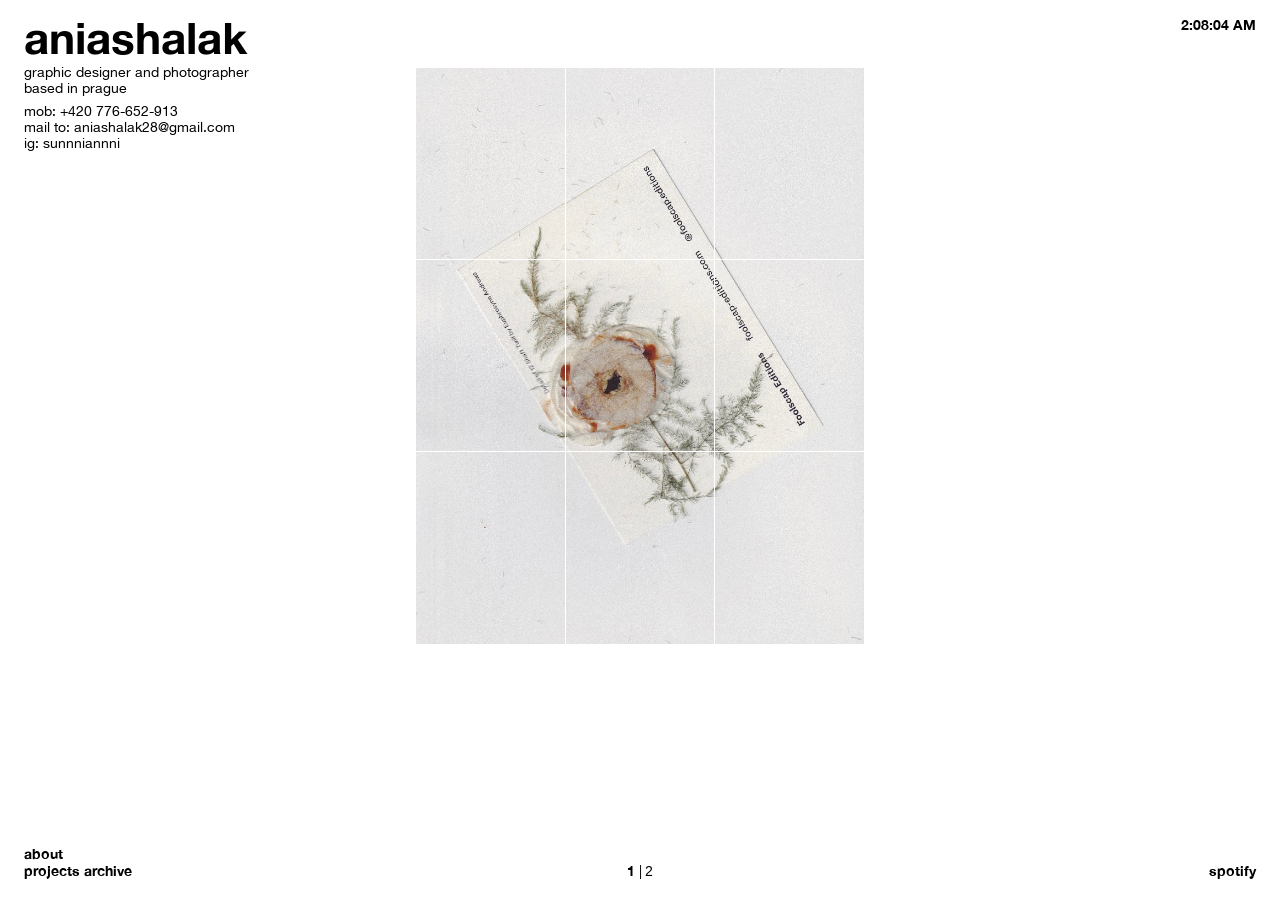
<file: index.html>
<!DOCTYPE html>
<html lang="en">
    <head>
        <meta charset="utf-8" />
        <meta name="viewport" content="width=device-width, initial-scale=1" />
        <title>aniashalak</title>
        <link rel="stylesheet" href="css/style.css?v=1">
    </head>

    <body>
        <header id="header">
            <div class="container">
                <div class="row">
                    <div class="col-3-4">
                        <h1>
                            aniashalak
                        </h1>
                    </div>
                    <div class="col-1-4 ta-r">
                        <div id="clock"></div>
                    </div>
                </div>
            </div>
        </header>

        <main class="homepage">
            <div class="container">
                <div class="row">
                    <div class="col-md-1-3">
                        <h2>
                            graphic designer and photographer<br>
                            based in prague
                        </h2>

                        <div class="contacts">
                            mob: <a href="tel:+420776652913">+420 776-652-913</a><br>
                            mail to: <span class="cryptedmail" data-name="aniashalak28" data-domain="gmail" data-tld="com"></span><br>
                            ig: <a href="https://www.instagram.com/sunnniannni/" target=_blank>sunnniannni</a>
                        </div>
                    </div>

                    <div class="col-md-1-3">
                        <div class="grid-container page-1 active" data-page="1">
                            
                            <a href="/design/01.html" class="frame">
                                <img src="img/flower1.jpg" alt="Image 1">
                                <span class="frame-text">
                                    №1 vinca minor<br>
                                    2023
                                </span>
                            </a>

                            <a href="/design/02.html" class="frame">
                                <img src="img/flower2.jpg" alt="Image 1">
                                <span class="frame-text">
                                    №2 visual jorney<br>
                                    2023
                                </span>
                            </a>

                            <a href="/design/03.html" class="frame">
                                <img src="img/flower3.jpg" alt="Image 1">
                                <span class="frame-text">
                                    №3 behind memories<br>
                                    2023
                                </span>
                            </a>

                            <a href="/design/04.html" class="frame">
                                <img src="img/flower4.jpg" alt="Image 1">
                                <span class="frame-text">
                                    №4 meeting the moon<br>
                                    2023
                                </span>
                            </a>

                            <a href="/design/05.html" class="frame">
                                <img src="img/flower5.jpg" alt="Image 1">
                                <span class="frame-text">
                                    №5 don't blink<br>
                                    2023
                                </span>
                            </a>

                            <a href="/design/06.html" class="frame">
                                <img src="img/flower6.jpg" alt="Image 1">
                                <span class="frame-text">
                                    №6 bridge<br>
                                    2023
                                </span>
                            </a>

                            <a href="/design/07.html" class="frame">
                                <img src="img/flower7.jpg" alt="Image 1">
                                <span class="frame-text">
                                    №7 identity of nothing<br>
                                    2023
                                </span>
                            </a>

                            <a href="/design/08.html" class="frame">
                                <img src="img/flower8.jpg" alt="Image 1">
                                <span class="frame-text">
                                    №8 bum<br>
                                    2023
                                </span>
                            </a>

                            <a href="/design/09.html" class="frame">
                                <img src="img/flower9.jpg" alt="Image 1">
                                <span class="frame-text">
                                    №9 exit<br>
                                    2023
                                </span>
                            </a>
                        </div>

                        <div class="grid-container page-2" data-page="2">

                            <a href="/photos/01.html" class="frame">
                                <img src="img/v1.jpg" alt="Image 1">
                                <span class="frame-text">
                                    №1 test<br>
                                    2023
                                </span>
                            </a>

                            <a href="/photos/02.html" class="frame">
                                <img src="img/v2.jpg" alt="Image 1">
                                <span class="frame-text">
                                    №2 test<br>
                                    2023
                                </span>
                            </a>

                            <a href="/photos/03.html" class="frame">
                                <img src="img/v3.jpg" alt="Image 1">
                                <span class="frame-text">
                                    №3 test<br>
                                    2023
                                </span>
                            </a>

                            <a href="/photos/04.html" class="frame">
                                <img src="img/v4.jpg" alt="Image 1">
                                <span class="frame-text">
                                    №4 test<br>
                                    2023
                                </span>
                            </a>

                            <a href="/photos/05.html" class="frame">
                                <img src="img/v5.jpg" alt="Image 1">
                                <span class="frame-text">
                                    №5 test<br>
                                    2023
                                </span>
                            </a>

                            <a href="/photos/06.html" class="frame">
                                <img src="img/v6.jpg" alt="Image 1">
                                <span class="frame-text">
                                    №6 test<br>
                                    2023
                                </span>
                            </a>

                            <a href="/photos/07.html" class="frame">
                                <img src="img/v7.jpg" alt="Image 1">
                                <span class="frame-text">
                                    №7 test<br>
                                    2023
                                </span>
                            </a>

                            <a href="/photos/08.html" class="frame">
                                <img src="img/v8.jpg" alt="Image 1">
                                <span class="frame-text">
                                    №8 test<br>
                                    2023
                                </span>
                            </a>

                            <a href="/photos/09.html" class="frame">
                                <img src="img/v9.jpg" alt="Image 1">
                                <span class="frame-text">
                                    №9 test<br>
                                    2023
                                </span>
                            </a>

                        </div>
                    </div>

                    <div class="col-md-1-3">
                        <div class="right-side active" data-page="1">
                            <div class="about" data-type="about">
                                <p>
                                    Ania Shalak is a Prague-based graphic designer exploring the intersection of visual communication, art, photography, and floral design.
                                    <br><br>
                                </p>

                                <p>
                                    2024–2026 | Master<br>
                                    <em>Studio of Visual Communication Design</em>,<br>
                                    Faculty of Fine Arts, UMPRUM<br>
                                    Prague, CZ
                                </p>

                                <p>
                                    2020–2024 | Bachelor<br>
                                    <em>Studio of Graphic design 2</em><br>
                                    Faculty of Fine Arts, BUT<br>
                                    Brno, CZ
                                </p>

                                <p>
                                    2022–2023 | Study abroad<br>
                                    <em>Studio of Visual Communication Design</em>><br>
                                    Faculty of Arts and Design, HfG Karlsruhe<br>
                                    Karlsruhe, DE
                                </p>
                            </div>

                            <div class="archive" data-type="archive">
                                <a href='/design/01.html'>01 vinca minor</a>
                                <a href='/design/02.html'>02 visual jorney</a>
                                <a href='/design/03.html'>03 behind memories</a>
                                <a href='/design/04.html'>04 meeting the moon</a>
                                <a href='/design/05.html'>05 don't blink</a>
                                <a href='/design/06.html'>06 bridge</a>
                                <a href='/design/07.html'>07 identity of nothing</a>
                                <a href='/design/08.html'>08 bum</a>
                                <a href='/design/09.html'>09 exit</a>
                            </div>
                        </div>

                        <div class="right-side" data-page="2">
                            <div class="about" data-type="about">
                                <p>
                                    Her projects have been featured in international exhibitions, including:
                                    <br><br>
                                </p>

                                <p>
                                    2023<br>
                                    <em><a href="https://www.instagram.com/p/CreFnq3Oiq3/" target="_blank">Non-Human</a></em><br>
                                    Interspecies Library<br>
                                    New York, USA
                                </p>

                                <p>
                                    2023<br>
                                    <em><a href="https://www.instagram.com/p/CohzGd6gvwn/?img_index=1" target="_blank">Mining Photography</a></em><br>
                                    Staatliche Hochschule für Gestaltung Karlsruhe<br>
                                    Karlsruhe, Germany
                                </p>
                            </div>

                            <div class="archive" data-type="archive">
                                <a href='/photos/01.html'>01 test</a>
                                <a href='/photos/02.html'>02 test</a>
                                <a href='/photos/03.html'>03 test</a>
                                <a href='/photos/04.html'>04 test</a>
                                <a href='/photos/05.html'>05 test</a>
                                <a href='/photos/06.html'>06 test</a>
                                <a href='/photos/07.html'>07 test</a>
                                <a href='/photos/08.html'>08 test</a>
                                <a href='/photos/09.html'>09 test</a>
                            </div>
                        </div>

                    </div>
                </div>
            </div>
        </main>

        <footer id="footer">
            <div class="container">
                <div class="row">
                    <div class="col-1-1 order-md-2 col-md-1-3 ta-c">
                        <div class="pagination">
                            <button onclick="changePage(this, 1);" class="active">1</button> | <button onclick="changePage(this, 2);">2</button>
                        </div>
                    </div>

                    <div class="col-1-2 order-md-1 col-md-1-3">
                        <nav class="nav">
                            <button data-type="about" id="about-link">about</button>
                            <button data-type="archive" id="archive-link">projects archive</button>
                        </nav>
                    </div>

                    <div class="col-1-2 order-md-3 col-md-1-3 ta-r">
                        <div class="spotify-link-holder">
                            <a href="https://spotify.com" target="_blank">spotify</a>
                        </div>
                    </div>
                </div>
            </div>
        </footer>

        <script src="js/main.js?v=1"></script>
    </body>
</html>
</file>
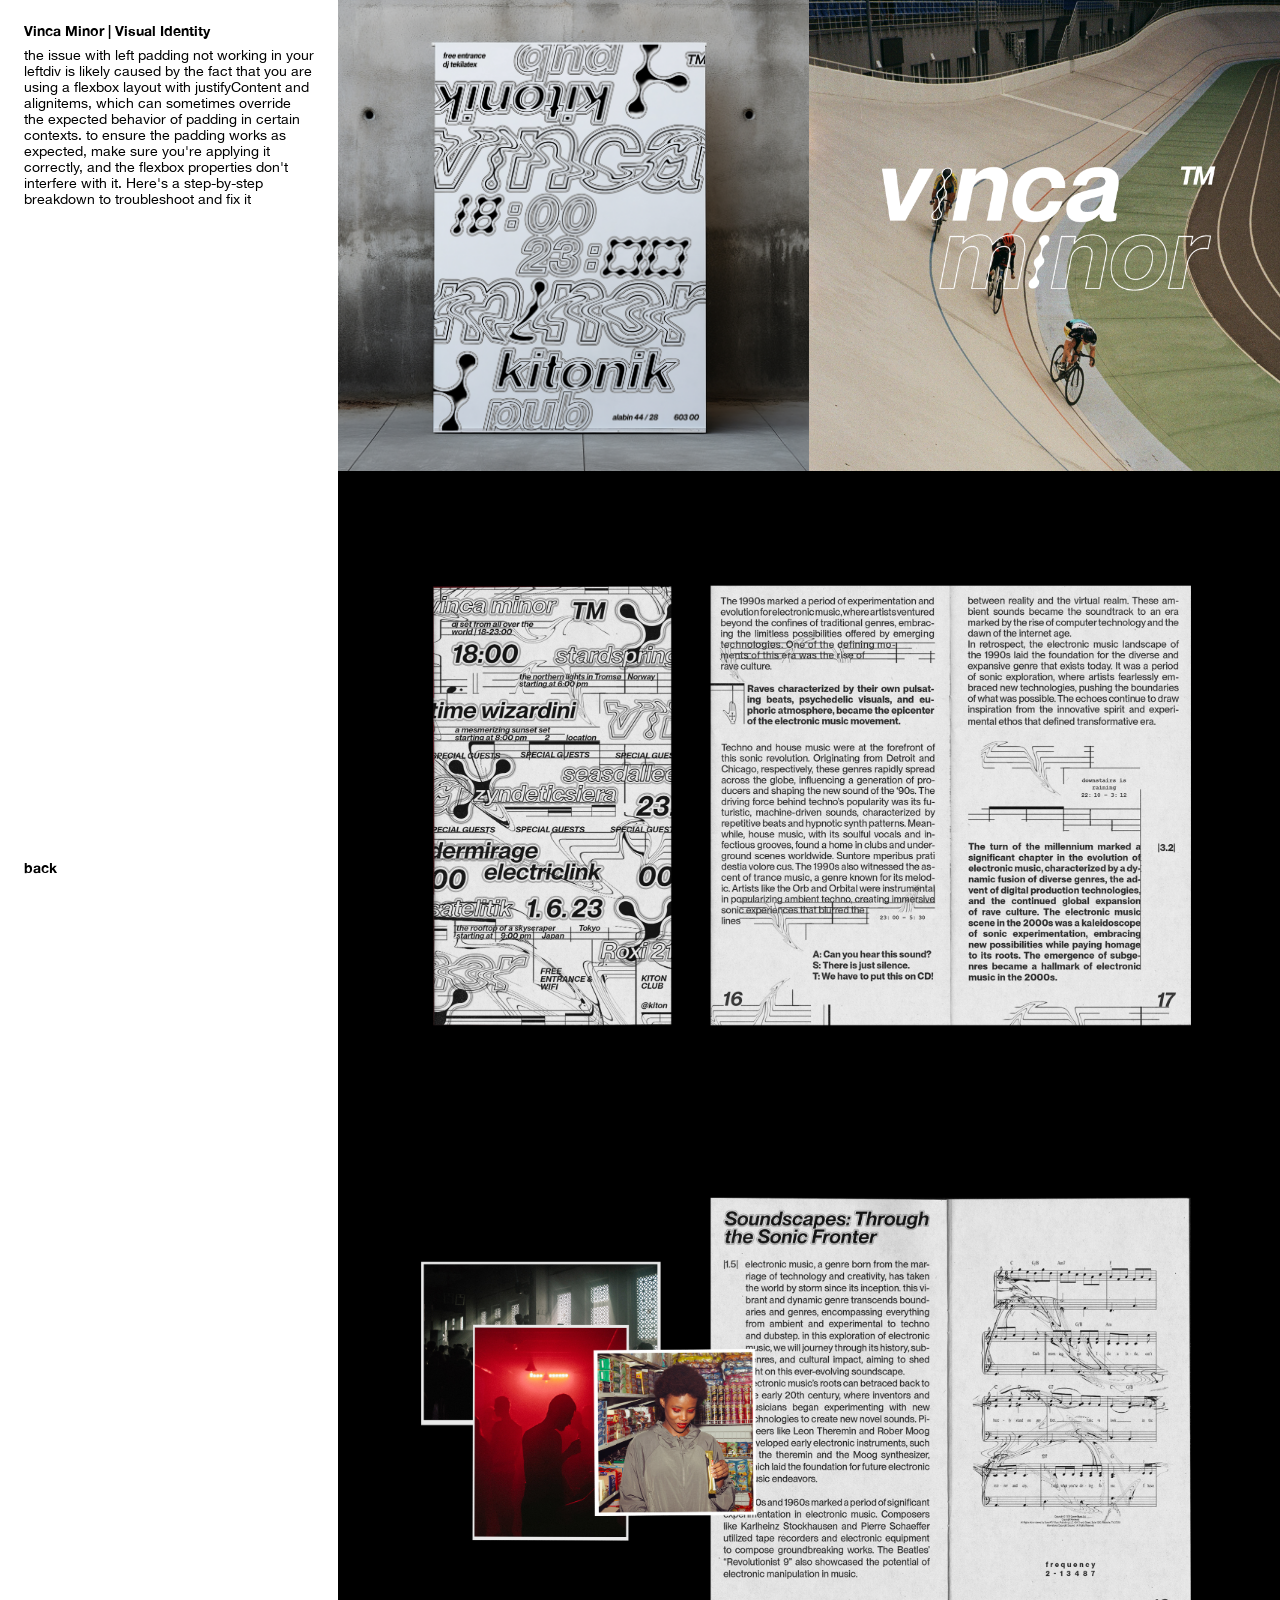
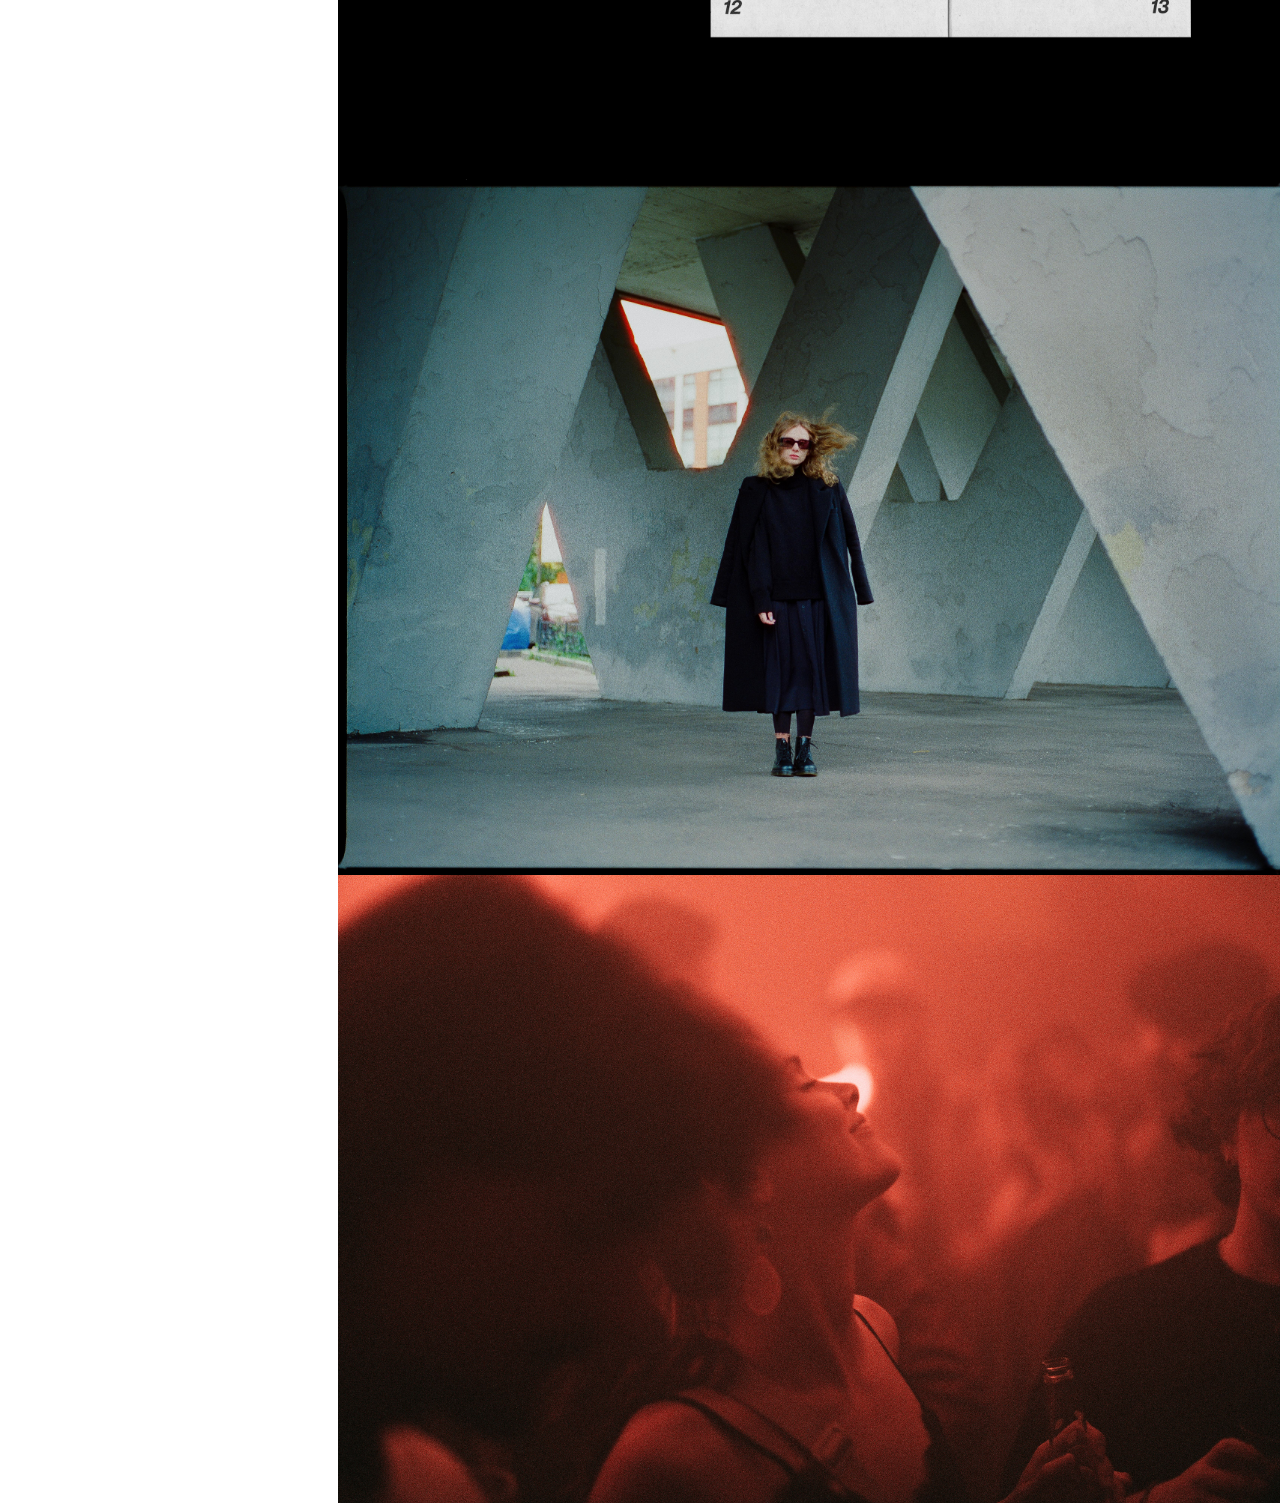
<file: design/01.html>
<!DOCTYPE html>
<html lang="en">
    <head>
        <meta charset="utf-8" />
        <meta name="viewport" content="width=device-width, initial-scale=1" />
        <title>aniashalak</title>
        <link rel="stylesheet" href="/css/style.css?v=1">
    </head>
    <body>

        <main class="work">
            <div class="container">
                <div class="row">
                    <div class="col-md-1-4">
                        <div class="left-column">
                            <h1>
                                Vinca Minor | Visual Identity
                            </h1>

                            <p>
                                the issue with left padding not working in your leftdiv is likely caused by the fact that you are using a flexbox layout with justifyContent and alignitems, which can sometimes override the expected behavior of padding in certain contexts. to ensure the padding works as expected, make sure you're applying it correctly, and the flexbox properties don't interfere with it. Here's a step-by-step breakdown to troubleshoot and fix it
                            </p>
                            <a href="/" class="back-to-home">back</a>
                        </div>
                    </div>

                    <div class="col-md-3-4 gallery">

                        <div class="row">
                            <div class="col-1-2">
                                <div class="image">
                                    <img src="/img/z116.jpg" alt="">
                                </div>
                            </div>
                            <div class="col-1-2">
                                <div class="image">
                                    <img src="/img/shi.gif" alt="">
                                </div>
                            </div>
                        </div>

                        <div class="image">
                            <img src="/img/z11.jpg" alt="">
                        </div>

                        <div class="image">
                            <img src="/img/z111.jpg" alt="">
                        </div>

                        <div class="image">
                            <img src="/img/i1.jpg" alt="">
                        </div>

                        <div class="image">
                            <img src="/img/i2.jpg" alt="">
                        </div>

                    </div>
                </div>
            </div>
        </main>
        
        <script src="/js/main.js?v=1"></script>
    </body>
</html>
</file>
<file: css/style.css>
html, body, div, span, applet, object, iframe, h1, h2, h3, h4, h5, h6, p, blockquote, pre, a, abbr, acronym, address, big, cite, code, del, dfn, em, img, ins, kbd, q, s, samp, small, strike, strong, sub, sup, tt, var, b, u, i, center, dl, dt, dd, ol, ul, li, fieldset, form, label, legend, table, caption, tbody, tfoot, thead, tr, th, td, article, aside, canvas, details, embed, figure, figcaption, footer, header, hgroup, menu, nav, output, ruby, section, summary, time, mark, audio, video {
  margin: 0;
  padding: 0;
  border: 0;
  font-size: 100%;
  font: inherit;
  vertical-align: baseline;
}

body {
  line-height: 1;
}

a {
  text-decoration-skip-ink: auto;
}

a[href^=tel] {
  color: inherit;
  text-decoration: none;
}

button {
  outline: 0;
}

ol, ul {
  list-style: none;
}

blockquote, q {
  quotes: none;
}

blockquote:before, blockquote:after, q:before, q:after {
  content: "";
  content: none;
}

q {
  display: inline;
  font-style: italic;
}

q:before {
  content: '"';
  font-style: normal;
}

q:after {
  content: '"';
  font-style: normal;
}

textarea, input[type=text], input[type=button], input[type=submit], input[type=reset], input[type=search], input[type=password] {
  -webkit-appearance: none;
  appearance: none;
}

input[type=search] {
  -webkit-appearance: textfield;
}

table {
  border-collapse: collapse;
  border-spacing: 0;
}

th, td {
  padding: 2px;
}

big {
  font-size: 120%;
}

small, sup, sub {
  font-size: 80%;
}

sup {
  vertical-align: super;
}

sub {
  vertical-align: sub;
}

dd {
  margin-left: 20px;
}

kbd, tt {
  font-family: courier;
  font-size: 12px;
}

ins {
  text-decoration: underline;
}

del, strike, s {
  text-decoration: line-through;
}

dt {
  font-weight: bold;
}

address, cite, var {
  font-style: italic;
}

article, aside, details, figcaption, figure, footer, header, hgroup, menu, nav, section {
  display: block;
}

* {
  box-sizing: border-box;
  -webkit-tap-highlight-color: transparent;
}

.screen-reader-text {
  border: 0;
  clip: rect(1px, 1px, 1px, 1px);
  -webkit-clip-path: inset(50%);
  clip-path: inset(50%);
  height: 1px;
  margin: -1px;
  overflow: hidden;
  padding: 0;
  position: absolute !important;
  width: 1px;
  word-wrap: normal !important;
  word-break: normal;
}

.screen-reader-text:focus {
  background-color: #f7f7f7;
  border-radius: 3px;
  box-shadow: 0 0 2px 2px rgba(0, 0, 0, 0.6);
  clip: auto !important;
  -webkit-clip-path: none;
  clip-path: none;
  color: #007acc;
  display: block;
  font-size: 14px;
  font-size: 0.875rem;
  font-weight: 700;
  height: auto;
  right: 5px;
  line-height: normal;
  padding: 15px 23px 14px;
  text-decoration: none;
  top: 5px;
  width: auto;
  z-index: 100000;
}

.skip-link {
  left: -9999rem;
  top: 2.5rem;
  z-index: 999999999;
  text-decoration: underline;
}

.skip-link:focus {
  display: block;
  left: 6px;
  top: 7px;
  font-size: 14px;
  font-weight: 600;
  text-decoration: none;
  line-height: normal;
  padding: 15px 23px 14px;
  z-index: 100000;
  right: auto;
}

.visually-hidden:not(:focus):not(:active), .form-allowed-tags:not(:focus):not(:active) {
  position: absolute !important;
  height: 1px;
  width: 1px;
  overflow: hidden;
  clip: rect(1px 1px 1px 1px);
  clip: rect(1px, 1px, 1px, 1px);
  white-space: nowrap;
}

:focus-visible {
  outline: none;
}

@font-face {
  font-family: "regular";
  src: url("fonts/HelveticaNeue-Regular.woff2") format("woff2"), url("fonts/HelveticaNeue-Regular.woff") format("woff");
}
@font-face {
  font-family: "bold";
  src: url("fonts/HelveticaNeue-Bold.woff2") format("woff2"), url("fonts/HelveticaNeue-Bold.woff") format("woff");
}
:root {
  --white: #fff;
  --black: #000;
  --font-regular: "regular", sans-serif;
  --font-bold: "bold", sans-serif;
}

*, ::before, ::after {
  box-sizing: border-box;
}

.ta-c {
  text-align: center;
}

.ta-r {
  text-align: right;
}

.container {
  padding: 0 1.5rem;
  height: 100%;
  display: flex;
  flex-direction: column;
}

.row {
  margin: 0 -0.75rem;
  display: flex;
  flex-wrap: wrap;
}

.col-1-2, .col-1-3, .col-2-3, .col-1-4, .col-3-4 {
  padding: 0 0.75rem;
}

.col-md-1-2, .col-md-1-3, .col-md-2-3, .col-md-1-4, .col-md-3-4 {
  width: 100%;
  padding: 0 0.75rem;
}

.col-1-2 {
  width: 50%;
}

.col-1-3 {
  width: 33.33333%;
}

.col-2-3 {
  width: 66.66666%;
}

.col-1-4 {
  width: 25%;
}

.col-3-4 {
  width: 75%;
}

@media (min-width: 600px) {
  .col-md-1-2 {
    width: 50%;
  }
  .col-md-1-3 {
    width: 33.33333%;
  }
  .col-md-2-3 {
    width: 66.66666%;
  }
  .col-md-1-4 {
    width: 25%;
  }
  .col-md-3-4 {
    width: 75%;
  }
  .order-md-1 {
    order: 1;
  }
  .order-md-2 {
    order: 2;
  }
  .order-md-3 {
    order: 3;
  }
}
body {
  font-size: 16px;
  line-height: normal;
  font-family: var(--font-regular);
  color: var(--black);
  -webkit-font-smoothing: antialiased;
  -moz-osx-font-smoothing: grayscale;
  font-smoothing: antialiased;
  overflow-x: hidden;
  background-color: var(--white);
}

a, button, .cryptedmail {
  color: var(--black);
  text-decoration: none;
  font-size: 1rem;
  background-color: transparent;
  padding: 0;
  border: 0;
  cursor: pointer;
  font-size: 1em;
}
a:hover, button:hover, .cryptedmail:hover {
  text-decoration: underline;
}

#header {
  padding: 1rem 0 0;
}
#header h1 {
  font-size: 3.1em;
  line-height: 1em;
  margin-bottom: 0.1em;
  font-family: var(--font-bold);
}
#header #clock {
  display: none;
  font-family: var(--font-bold);
}

main.homepage h2 {
  margin: 0 0 0.5em;
}
main.homepage .grid-container {
  display: none;
  grid-template-columns: repeat(3, calc(33.33333% - 0.6px));
  column-gap: 1px;
  row-gap: 1px;
  justify-content: center;
  align-items: start;
  margin: 1.5em auto 1em;
}
main.homepage .grid-container.active {
  display: grid;
}
main.homepage .grid-container.page-2 a {
  color: var(--white);
}
main.homepage .frame {
  position: relative;
  width: 100%;
  aspect-ratio: 143/184;
  overflow: hidden;
}
main.homepage .frame img {
  width: 100%;
  height: 100%;
  object-fit: cover;
}
main.homepage .frame .frame-text {
  position: absolute; /* Absolute positioning within the frame */
  top: 10%; /* Center vertically */
  left: 10%; /* Center horizontally */
  transition: opacity 0.3s ease; /* Smooth transition for the opacity */
  opacity: 0; /* Start hidden */
  font-size: max(10px, 0.75em); /* Responsive font size */
}
main.homepage .frame:hover img {
  filter: blur(4px);
}
main.homepage .frame:hover .frame-text {
  opacity: 1; /* Fade in text on hover */
}
main.homepage .right-side:not(.active) {
  display: none;
}
main.homepage .right-side .archive a {
  display: block;
  width: fit-content;
}
main.homepage .right-side .about, main.homepage .right-side .archive {
  display: none;
}
main.homepage .right-side .about p, main.homepage .right-side .archive p {
  margin-bottom: 1em;
}
main.homepage .right-side .about em, main.homepage .right-side .archive em {
  font-style: italic;
}
main.homepage .right-side .about.active, main.homepage .right-side .archive.active {
  display: block;
}

main.work .left-column {
  padding: 1.5rem 0;
}
main.work .left-column h1 {
  font-size: 1em;
  line-height: 1em;
  margin-bottom: 0.6em;
  font-family: var(--font-bold);
}
main.work .left-column h2 {
  margin-bottom: 0.6em;
  text-decoration: underline;
}
main.work .left-column p {
  margin-bottom: 0.6em;
}
main.work .left-column .back-to-home {
  margin-top: 1.2em;
  display: inline-block;
  font-family: var(--font-bold);
  width: fit-content;
}
main.work .gallery {
  margin: 0 -0.75rem;
  width: calc(100% + 1.5rem);
  padding: 0;
}
main.work .gallery .row {
  margin: 0;
}
main.work .gallery .row > * {
  padding: 0;
}
main.work .gallery img {
  width: 100%;
  vertical-align: top;
}

#footer {
  margin-bottom: 1.5em;
}
#footer .nav button {
  display: block;
  font-family: var(--font-bold);
  width: fit-content;
}
#footer .pagination {
  height: 100%;
  display: flex;
  align-items: end;
  justify-content: center;
}
#footer .pagination button {
  padding: 0 0.25em;
}
#footer .pagination button.active {
  font-family: var(--font-bold);
}
#footer .spotify-link-holder {
  height: 100%;
  display: flex;
  align-items: end;
  justify-content: end;
}
#footer .spotify-link-holder a {
  font-family: var(--font-bold);
}

@media (min-width: 600px) {
  body {
    font-size: 1.6vw;
    min-height: 100vh;
    display: flex;
    flex-direction: column;
  }
  body #header #clock {
    display: block;
  }
  body main.homepage .grid-container {
    margin-top: 0.25em;
  }
  body main.homepage .right-side {
    padding-left: 2em;
  }
  body main.work .left-column {
    min-height: 100vh;
    position: sticky;
    top: 0;
    display: flex;
    flex-direction: column;
  }
  body main.work .left-column .back-to-home {
    margin-top: auto;
  }
  body main.work .gallery {
    width: calc(75% + 1.5rem);
    padding-left: 1.5rem;
  }
  body #footer {
    margin-top: auto;
  }
}
@media (min-width: 1000px) {
  body {
    font-size: 1.1vw;
  }
  body main.homepage .grid-container {
    width: 100vw;
    margin-left: 50%;
    transform: translate(-50%, 0);
    max-width: min(70vh - 100px, 35vw);
  }
}
</file>
